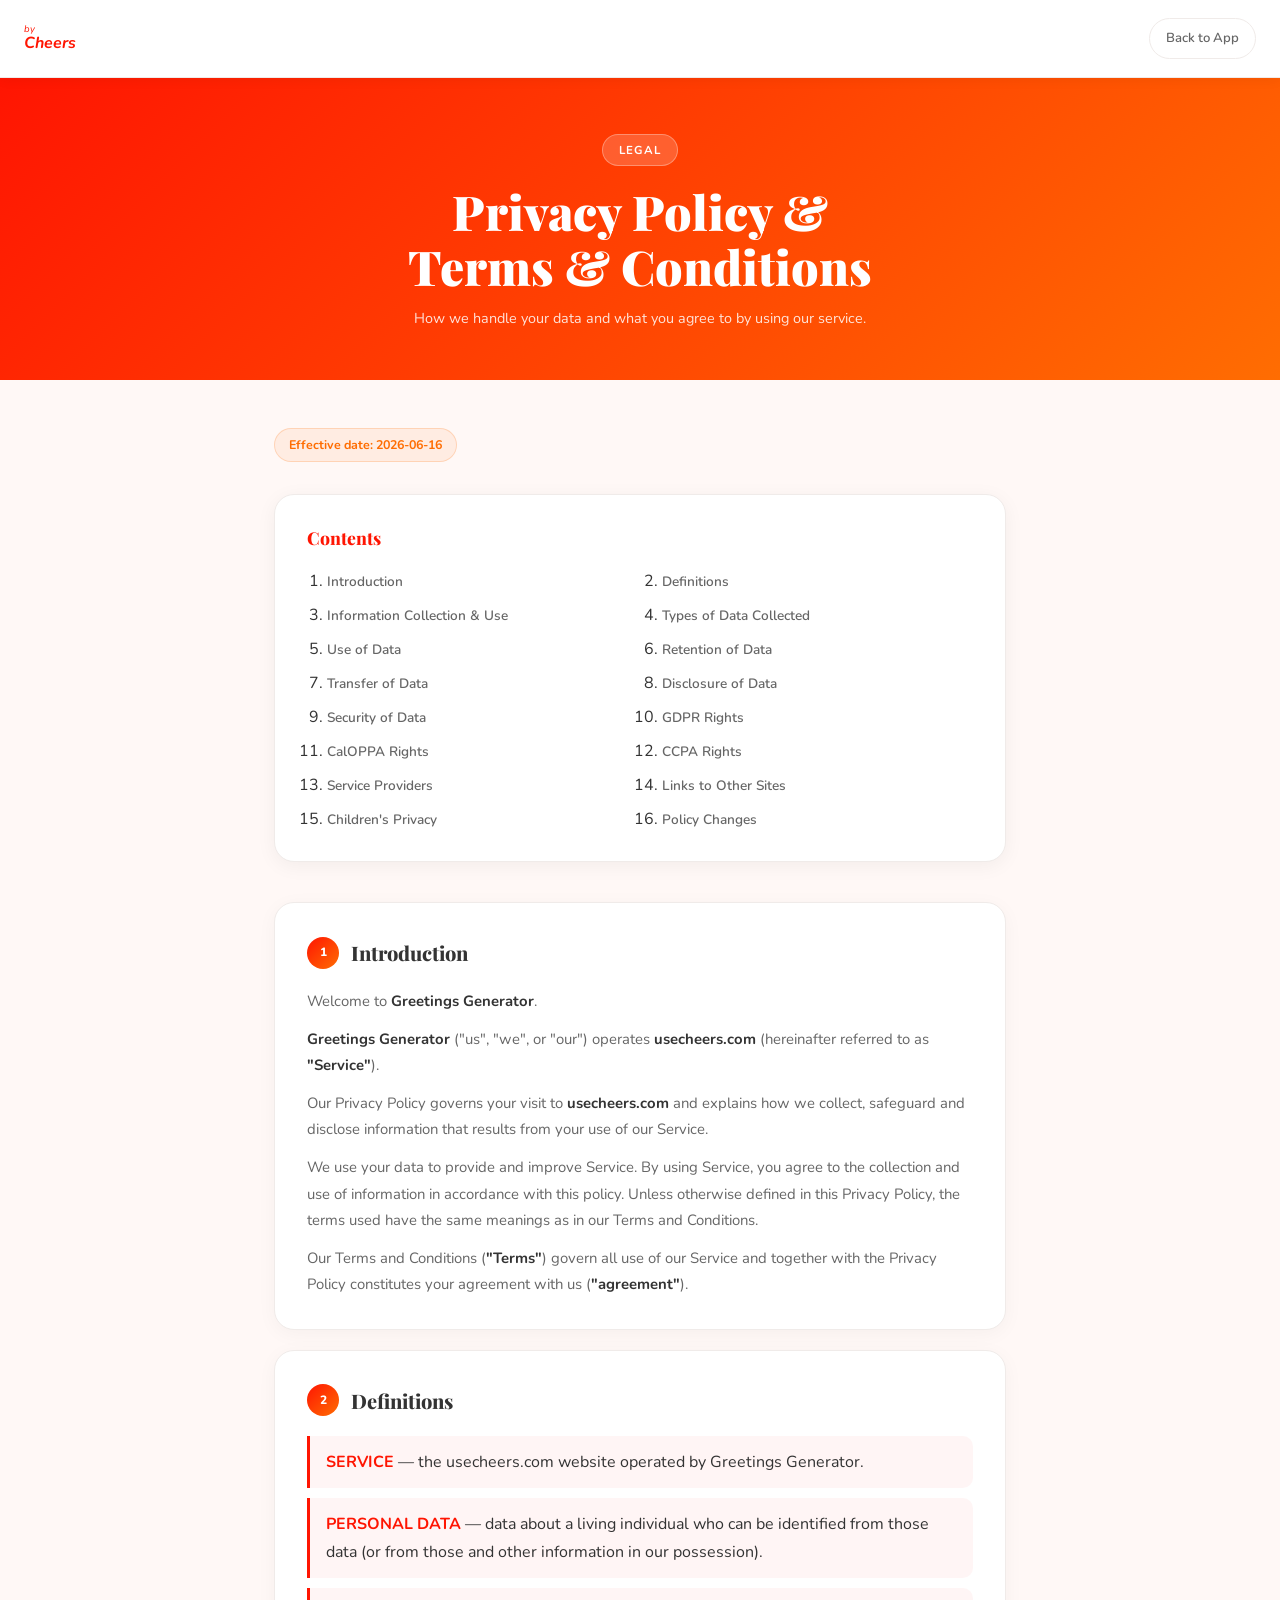
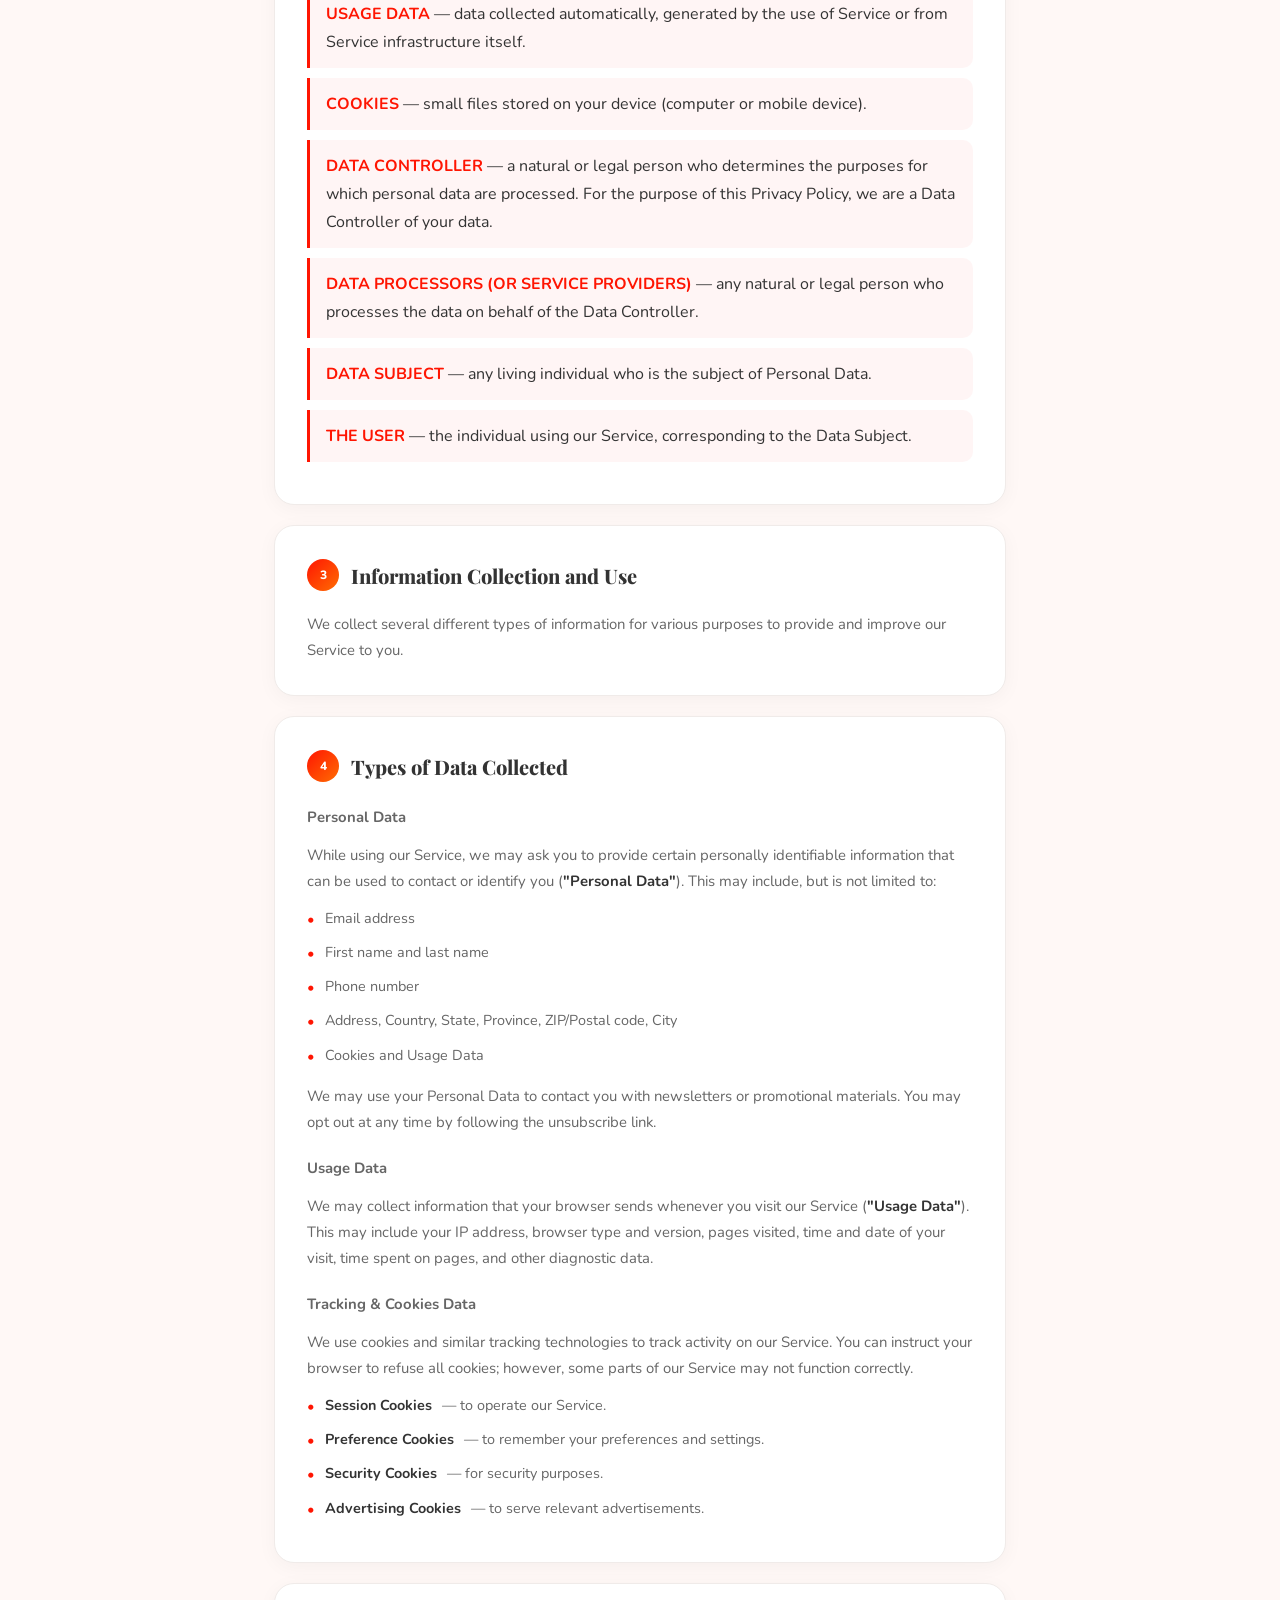
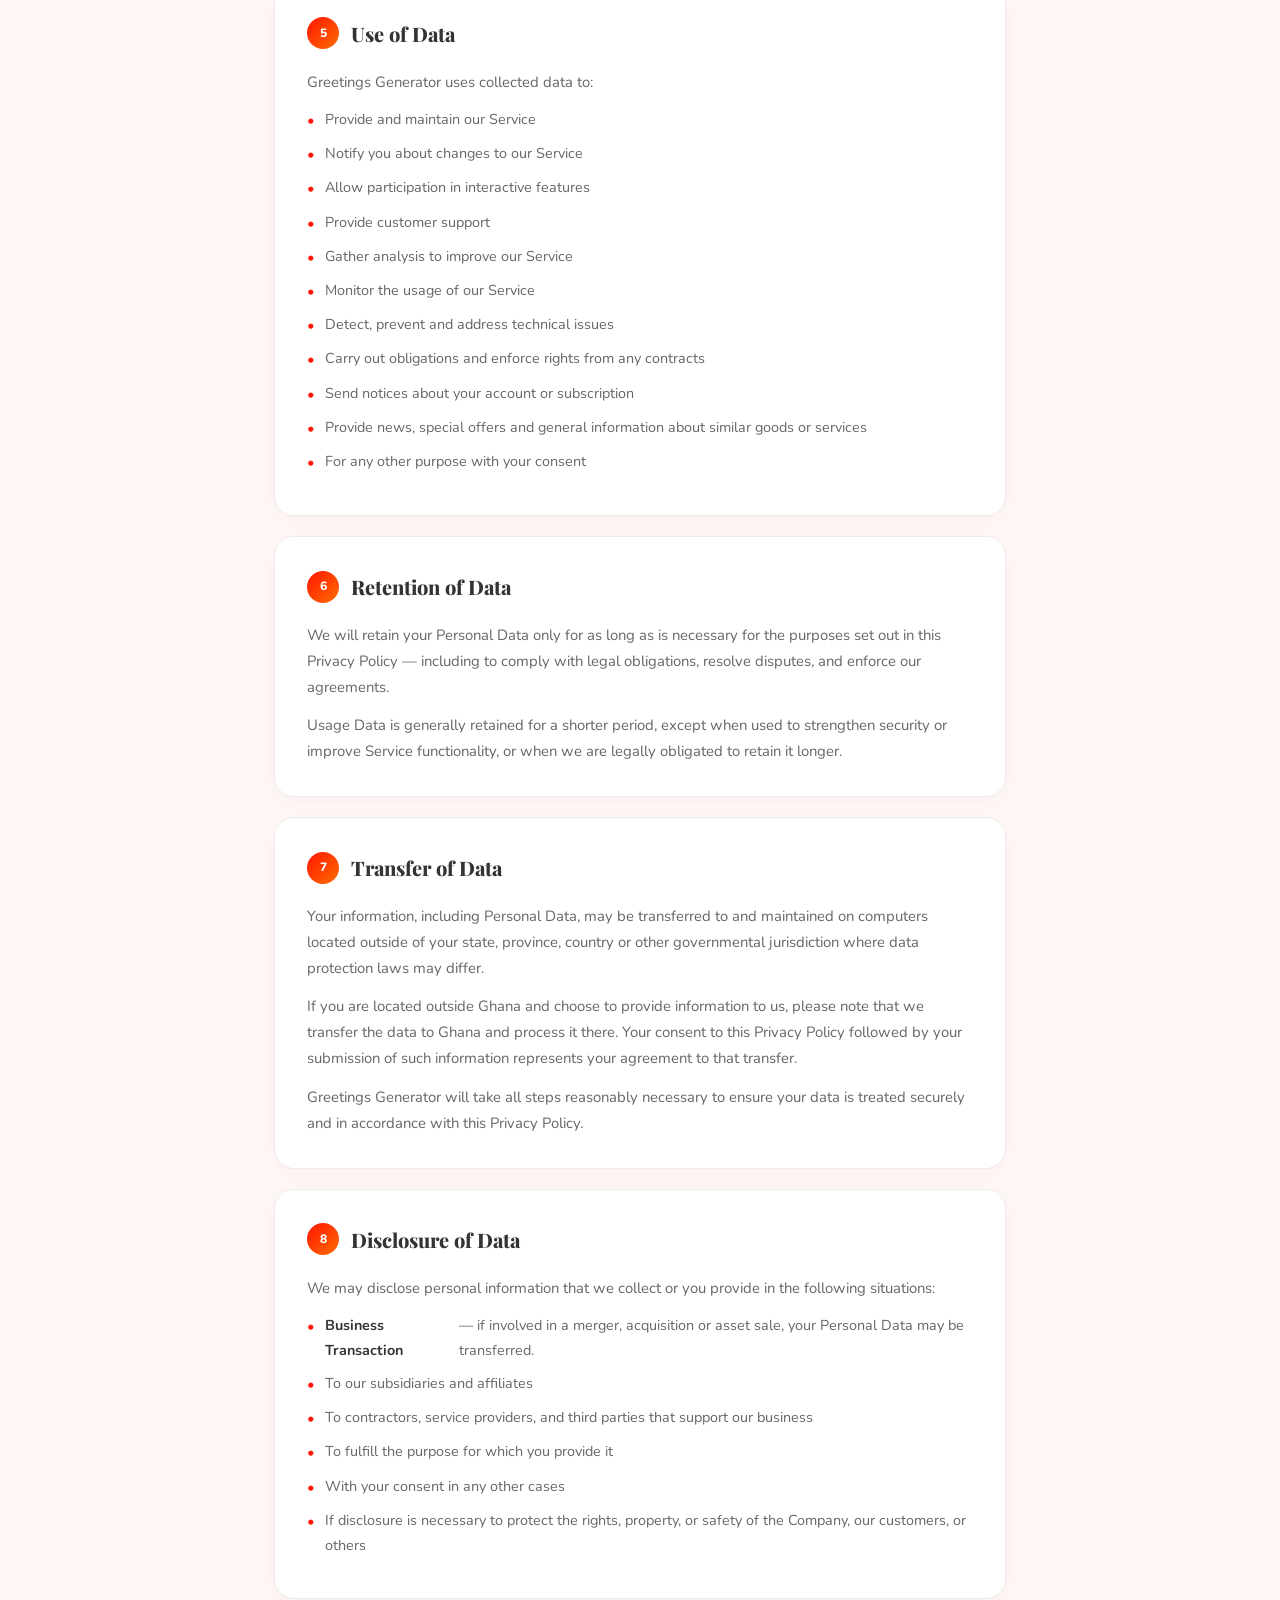
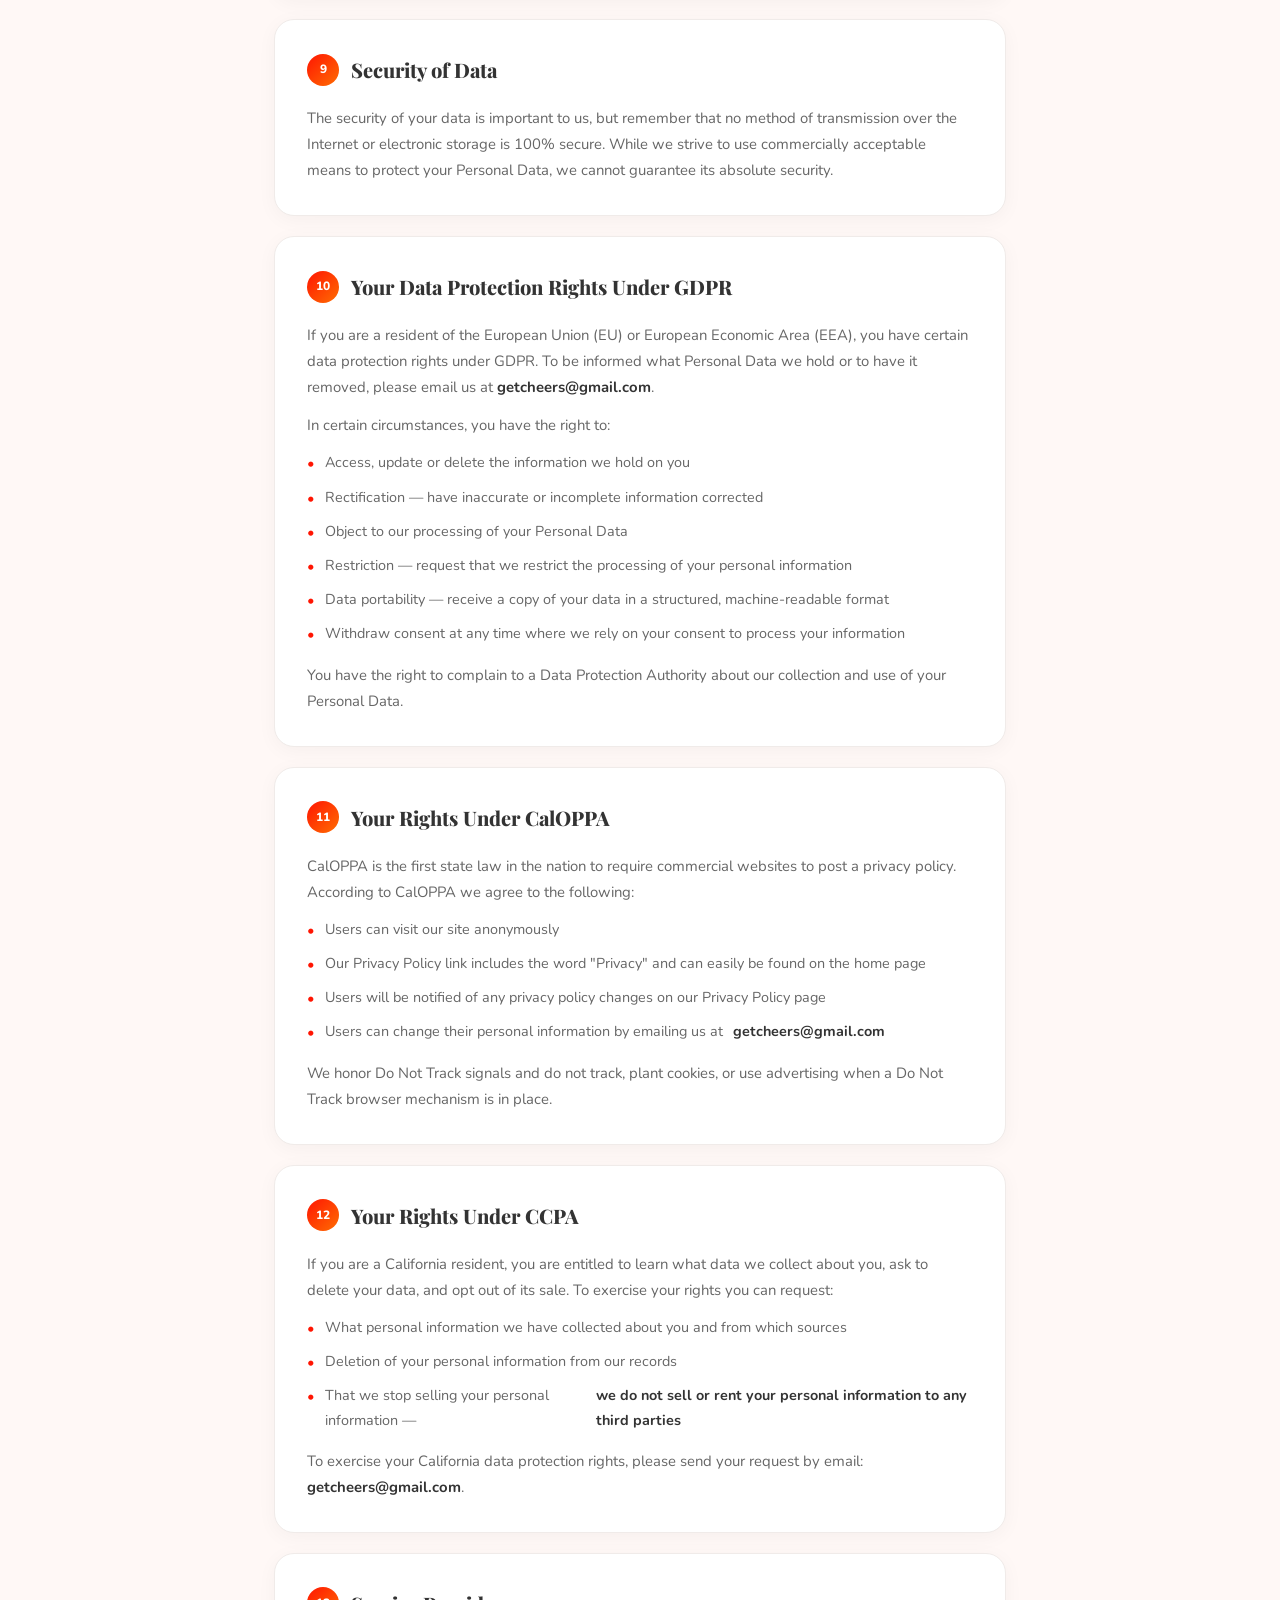
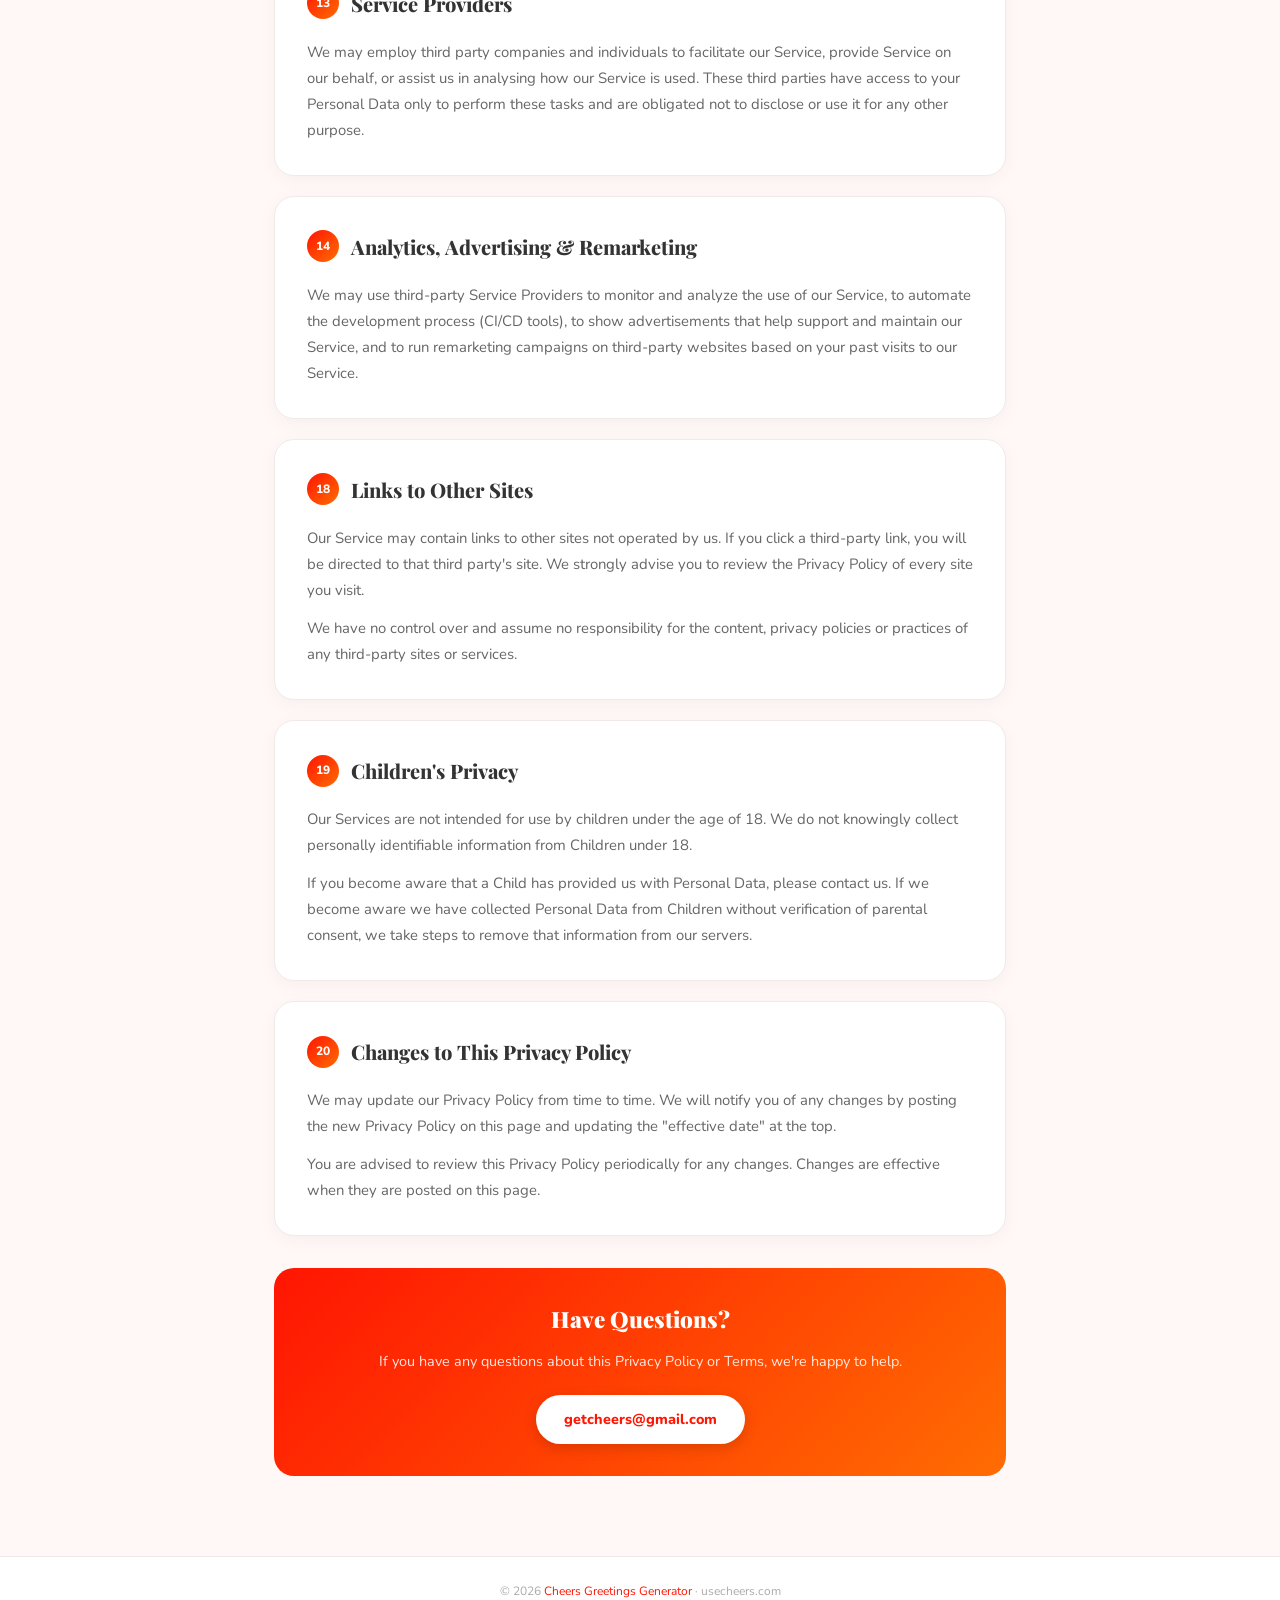
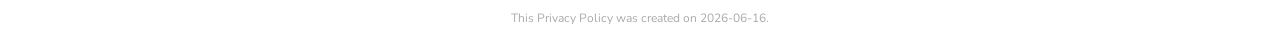
<file: greetings-generator/privacy.html>
<!doctype html>
<html lang="en">
  <head>
    <meta charset="UTF-8" />
    <meta name="viewport" content="width=device-width, initial-scale=1.0" />
    <title>Privacy Policy & Terms — Cheers</title>
    <link rel="preconnect" href="https://fonts.googleapis.com" />
    <link rel="preconnect" href="https://fonts.gstatic.com" crossorigin />
    <link
      href="https://fonts.googleapis.com/css2?family=Playfair+Display:wght@700;800;900&family=Nunito:wght@400;500;600;700&display=swap"
      rel="stylesheet"
    />
    <style>
      *,
      *::before,
      *::after {
        box-sizing: border-box;
        margin: 0;
        padding: 0;
      }

      :root {
        --red: #ff1502;
        --orange: #ff6d02;
        --pink: #ff0259;
        --teal: #00aeba;
        --green: #0c8745;
        --gold: #dfb400;
        --text: #333333;
        --muted: #666666;
        --bg: #fff8f6;
        --card: #ffffff;
        --border: #f0ebe9;
      }

      html {
        scroll-behavior: smooth;
      }

      body {
        font-family: "Nunito", system-ui, sans-serif;
        background: var(--bg);
        color: var(--text);
        line-height: 1.75;
        -webkit-font-smoothing: antialiased;
      }

      /* ── Header ── */
      .site-header {
        background: #ffffff;
        border-bottom: 1px solid var(--border);
        padding: 18px 24px;
        display: flex;
        align-items: center;
        justify-content: space-between;
        position: sticky;
        top: 0;
        z-index: 100;
        box-shadow: 0 2px 12px rgba(0, 0, 0, 0.05);
      }

      .header-brand {
        display: flex;
        flex-direction: column;
        line-height: 1.1;
      }

      .header-by {
        font-size: 0.6rem;
        font-weight: 400;
        font-style: italic;
        color: var(--red);
      }

      .header-name {
        font-size: 1rem;
        font-weight: 700;
        font-style: italic;
        color: var(--red);
      }

      .header-back {
        text-decoration: none;
        font-size: 0.82rem;
        font-weight: 600;
        color: var(--muted);
        display: flex;
        align-items: center;
        gap: 6px;
        padding: 8px 16px;
        border-radius: 999px;
        border: 1px solid var(--border);
        background: #fff;
        transition:
          color 0.2s,
          border-color 0.2s,
          background 0.2s;
      }

      .header-back:hover {
        color: var(--red);
        border-color: rgba(255, 21, 2, 0.3);
        background: rgba(255, 21, 2, 0.04);
      }

      /* ── Hero banner ── */
      .hero {
        background: linear-gradient(135deg, var(--red) 0%, var(--orange) 100%);
        color: #ffffff;
        text-align: center;
        padding: 56px 24px 48px;
      }

      .hero-label {
        display: inline-block;
        background: rgba(255, 255, 255, 0.18);
        border: 1px solid rgba(255, 255, 255, 0.3);
        border-radius: 999px;
        font-size: 0.72rem;
        font-weight: 700;
        letter-spacing: 0.1em;
        text-transform: uppercase;
        padding: 5px 16px;
        margin-bottom: 18px;
      }

      .hero h1 {
        font-family: "Playfair Display", Georgia, serif;
        font-size: clamp(2rem, 6vw, 3rem);
        font-weight: 900;
        line-height: 1.15;
        margin-bottom: 12px;
      }

      .hero p {
        font-size: 0.9rem;
        opacity: 0.85;
      }

      /* ── Layout ── */
      .page-wrap {
        max-width: 780px;
        margin: 0 auto;
        padding: 48px 24px 80px;
      }

      /* ── Table of contents ── */
      .toc {
        background: #ffffff;
        border: 1px solid var(--border);
        border-radius: 20px;
        padding: 28px 32px;
        margin-bottom: 40px;
        box-shadow: 0 4px 20px rgba(0, 0, 0, 0.05);
      }

      .toc-title {
        font-family: "Playfair Display", Georgia, serif;
        font-size: 1.1rem;
        font-weight: 800;
        color: var(--red);
        margin-bottom: 14px;
      }

      .toc ol {
        padding-left: 20px;
        display: grid;
        grid-template-columns: 1fr 1fr;
        gap: 6px 24px;
      }

      @media (max-width: 560px) {
        .toc ol {
          grid-template-columns: 1fr;
        }
      }

      .toc a {
        color: var(--muted);
        text-decoration: none;
        font-size: 0.85rem;
        font-weight: 600;
        transition: color 0.2s;
      }

      .toc a:hover {
        color: var(--red);
      }

      /* ── Sections ── */
      .section {
        background: #ffffff;
        border: 1px solid var(--border);
        border-radius: 20px;
        padding: 32px;
        margin-bottom: 20px;
        box-shadow: 0 4px 20px rgba(0, 0, 0, 0.04);
        scroll-margin-top: 80px;
      }

      .section-number {
        display: inline-flex;
        align-items: center;
        justify-content: center;
        width: 32px;
        height: 32px;
        border-radius: 50%;
        background: linear-gradient(135deg, var(--red), var(--orange));
        color: #ffffff;
        font-size: 0.75rem;
        font-weight: 800;
        flex-shrink: 0;
        margin-right: 12px;
      }

      .section-header {
        display: flex;
        align-items: center;
        margin-bottom: 18px;
      }

      .section h2 {
        font-family: "Playfair Display", Georgia, serif;
        font-size: 1.25rem;
        font-weight: 800;
        color: var(--text);
      }

      .section p {
        color: var(--muted);
        font-size: 0.93rem;
        margin-bottom: 12px;
      }

      .section p:last-child {
        margin-bottom: 0;
      }

      .section b {
        color: var(--text);
        font-weight: 700;
      }

      .section a {
        color: var(--red);
        text-decoration: none;
        font-weight: 600;
      }

      .section a:hover {
        text-decoration: underline;
      }

      /* sub-heading inside section */
      .sub-heading {
        font-size: 0.95rem;
        font-weight: 700;
        color: var(--text);
        margin: 20px 0 8px;
      }

      /* definition pill */
      .def-block {
        background: rgba(255, 21, 2, 0.04);
        border-left: 3px solid var(--red);
        border-radius: 0 10px 10px 0;
        padding: 12px 16px;
        margin-bottom: 10px;
      }

      .def-block b {
        color: var(--red);
      }

      /* list items */
      .list-item {
        display: flex;
        gap: 10px;
        margin-bottom: 8px;
        font-size: 0.9rem;
        color: var(--muted);
      }

      .list-item::before {
        content: "•";
        color: var(--red);
        font-weight: 900;
        flex-shrink: 0;
        margin-top: 1px;
      }

      /* effective date chip */
      .date-chip {
        display: inline-flex;
        align-items: center;
        gap: 6px;
        background: rgba(255, 109, 2, 0.08);
        border: 1px solid rgba(255, 109, 2, 0.2);
        border-radius: 999px;
        padding: 5px 14px;
        font-size: 0.78rem;
        font-weight: 700;
        color: var(--orange);
        margin-bottom: 32px;
      }

      /* ── Contact card ── */
      .contact-card {
        background: linear-gradient(135deg, var(--red) 0%, var(--orange) 100%);
        border-radius: 20px;
        padding: 32px;
        text-align: center;
        color: #ffffff;
        margin-top: 32px;
      }

      .contact-card h3 {
        font-family: "Playfair Display", Georgia, serif;
        font-size: 1.4rem;
        font-weight: 900;
        margin-bottom: 10px;
      }

      .contact-card p {
        opacity: 0.88;
        font-size: 0.9rem;
        margin-bottom: 20px;
      }

      .contact-card a {
        display: inline-block;
        background: #ffffff;
        color: var(--red);
        font-weight: 800;
        font-size: 0.9rem;
        padding: 12px 28px;
        border-radius: 999px;
        text-decoration: none;
        transition:
          transform 0.15s,
          box-shadow 0.15s;
        box-shadow: 0 4px 14px rgba(0, 0, 0, 0.15);
      }

      .contact-card a:hover {
        transform: translateY(-2px);
        box-shadow: 0 8px 20px rgba(0, 0, 0, 0.18);
      }

      /* ── Footer ── */
      .site-footer {
        text-align: center;
        padding: 24px;
        font-size: 0.75rem;
        color: #aaaaaa;
        border-top: 1px solid var(--border);
        background: #ffffff;
      }

      .site-footer a {
        color: var(--red);
        text-decoration: none;
      }
    </style>
  </head>
  <body>
    <!-- Header -->
    <header class="site-header">
      <div class="header-brand">
        <span class="header-by">by</span>
        <span class="header-name">Cheers</span>
      </div>
      <a href="index.html" class="header-back">Back to App</a>
    </header>

    <!-- Hero -->
    <div class="hero">
      <div class="hero-label">Legal</div>
      <h1>Privacy Policy &amp;<br />Terms &amp; Conditions</h1>
      <p>How we handle your data and what you agree to by using our service.</p>
    </div>

    <div class="page-wrap">
      <div class="date-chip">Effective date: 2026-06-16</div>

      <!-- Table of Contents -->
      <div class="toc">
        <div class="toc-title">Contents</div>
        <ol>
          <li><a href="#s1">Introduction</a></li>
          <li><a href="#s2">Definitions</a></li>
          <li><a href="#s3">Information Collection &amp; Use</a></li>
          <li><a href="#s4">Types of Data Collected</a></li>
          <li><a href="#s5">Use of Data</a></li>
          <li><a href="#s6">Retention of Data</a></li>
          <li><a href="#s7">Transfer of Data</a></li>
          <li><a href="#s8">Disclosure of Data</a></li>
          <li><a href="#s9">Security of Data</a></li>
          <li><a href="#s10">GDPR Rights</a></li>
          <li><a href="#s11">CalOPPA Rights</a></li>
          <li><a href="#s12">CCPA Rights</a></li>
          <li><a href="#s13">Service Providers</a></li>
          <li><a href="#s18">Links to Other Sites</a></li>
          <li><a href="#s19">Children's Privacy</a></li>
          <li><a href="#s20">Policy Changes</a></li>
        </ol>
      </div>

      <!-- Section 1 -->
      <div class="section" id="s1">
        <div class="section-header">
          <span class="section-number">1</span>
          <h2>Introduction</h2>
        </div>
        <p>Welcome to <b>Greetings Generator</b>.</p>
        <p>
          <b>Greetings Generator</b> ("us", "we", or "our") operates
          <b>usecheers.com</b> (hereinafter referred to as <b>"Service"</b>).
        </p>
        <p>
          Our Privacy Policy governs your visit to <b>usecheers.com</b> and explains how we
          collect, safeguard and disclose information that results from your use of our Service.
        </p>
        <p>
          We use your data to provide and improve Service. By using Service, you agree to the
          collection and use of information in accordance with this policy. Unless otherwise defined
          in this Privacy Policy, the terms used have the same meanings as in our Terms and
          Conditions.
        </p>
        <p>
          Our Terms and Conditions (<b>"Terms"</b>) govern all use of our Service and together with
          the Privacy Policy constitutes your agreement with us (<b>"agreement"</b>).
        </p>
      </div>

      <!-- Section 2 -->
      <div class="section" id="s2">
        <div class="section-header">
          <span class="section-number">2</span>
          <h2>Definitions</h2>
        </div>
        <div class="def-block">
          <b>SERVICE</b> — the usecheers.com website operated by Greetings Generator.
        </div>
        <div class="def-block">
          <b>PERSONAL DATA</b> — data about a living individual who can be identified from those
          data (or from those and other information in our possession).
        </div>
        <div class="def-block">
          <b>USAGE DATA</b> — data collected automatically, generated by the use of Service or from
          Service infrastructure itself.
        </div>
        <div class="def-block">
          <b>COOKIES</b> — small files stored on your device (computer or mobile device).
        </div>
        <div class="def-block">
          <b>DATA CONTROLLER</b> — a natural or legal person who determines the purposes for which
          personal data are processed. For the purpose of this Privacy Policy, we are a Data
          Controller of your data.
        </div>
        <div class="def-block">
          <b>DATA PROCESSORS (OR SERVICE PROVIDERS)</b> — any natural or legal person who processes
          the data on behalf of the Data Controller.
        </div>
        <div class="def-block">
          <b>DATA SUBJECT</b> — any living individual who is the subject of Personal Data.
        </div>
        <div class="def-block">
          <b>THE USER</b> — the individual using our Service, corresponding to the Data Subject.
        </div>
      </div>

      <!-- Section 3 -->
      <div class="section" id="s3">
        <div class="section-header">
          <span class="section-number">3</span>
          <h2>Information Collection and Use</h2>
        </div>
        <p>
          We collect several different types of information for various purposes to provide and
          improve our Service to you.
        </p>
      </div>

      <!-- Section 4 -->
      <div class="section" id="s4">
        <div class="section-header">
          <span class="section-number">4</span>
          <h2>Types of Data Collected</h2>
        </div>
        <p class="sub-heading">Personal Data</p>
        <p>
          While using our Service, we may ask you to provide certain personally identifiable
          information that can be used to contact or identify you (<b>"Personal Data"</b>). This may
          include, but is not limited to:
        </p>
        <div class="list-item">Email address</div>
        <div class="list-item">First name and last name</div>
        <div class="list-item">Phone number</div>
        <div class="list-item">Address, Country, State, Province, ZIP/Postal code, City</div>
        <div class="list-item">Cookies and Usage Data</div>
        <p style="margin-top: 14px">
          We may use your Personal Data to contact you with newsletters or promotional materials.
          You may opt out at any time by following the unsubscribe link.
        </p>

        <p class="sub-heading">Usage Data</p>
        <p>
          We may collect information that your browser sends whenever you visit our Service (<b
            >"Usage Data"</b
          >). This may include your IP address, browser type and version, pages visited, time and
          date of your visit, time spent on pages, and other diagnostic data.
        </p>

        <p class="sub-heading">Tracking &amp; Cookies Data</p>
        <p>
          We use cookies and similar tracking technologies to track activity on our Service. You can
          instruct your browser to refuse all cookies; however, some parts of our Service may not
          function correctly.
        </p>
        <div class="list-item"><b>Session Cookies</b> — to operate our Service.</div>
        <div class="list-item">
          <b>Preference Cookies</b> — to remember your preferences and settings.
        </div>
        <div class="list-item"><b>Security Cookies</b> — for security purposes.</div>
        <div class="list-item"><b>Advertising Cookies</b> — to serve relevant advertisements.</div>
      </div>

      <!-- Section 5 -->
      <div class="section" id="s5">
        <div class="section-header">
          <span class="section-number">5</span>
          <h2>Use of Data</h2>
        </div>
        <p>Greetings Generator uses collected data to:</p>
        <div class="list-item">Provide and maintain our Service</div>
        <div class="list-item">Notify you about changes to our Service</div>
        <div class="list-item">Allow participation in interactive features</div>
        <div class="list-item">Provide customer support</div>
        <div class="list-item">Gather analysis to improve our Service</div>
        <div class="list-item">Monitor the usage of our Service</div>
        <div class="list-item">Detect, prevent and address technical issues</div>
        <div class="list-item">Carry out obligations and enforce rights from any contracts</div>
        <div class="list-item">Send notices about your account or subscription</div>
        <div class="list-item">
          Provide news, special offers and general information about similar goods or services
        </div>
        <div class="list-item">For any other purpose with your consent</div>
      </div>

      <!-- Section 6 -->
      <div class="section" id="s6">
        <div class="section-header">
          <span class="section-number">6</span>
          <h2>Retention of Data</h2>
        </div>
        <p>
          We will retain your Personal Data only for as long as is necessary for the purposes set
          out in this Privacy Policy — including to comply with legal obligations, resolve disputes,
          and enforce our agreements.
        </p>
        <p>
          Usage Data is generally retained for a shorter period, except when used to strengthen
          security or improve Service functionality, or when we are legally obligated to retain it
          longer.
        </p>
      </div>

      <!-- Section 7 -->
      <div class="section" id="s7">
        <div class="section-header">
          <span class="section-number">7</span>
          <h2>Transfer of Data</h2>
        </div>
        <p>
          Your information, including Personal Data, may be transferred to and maintained on
          computers located outside of your state, province, country or other governmental
          jurisdiction where data protection laws may differ.
        </p>
        <p>
          If you are located outside Ghana and choose to provide information to us, please note that
          we transfer the data to Ghana and process it there. Your consent to this Privacy Policy
          followed by your submission of such information represents your agreement to that
          transfer.
        </p>
        <p>
          Greetings Generator will take all steps reasonably necessary to ensure your data is
          treated securely and in accordance with this Privacy Policy.
        </p>
      </div>

      <!-- Section 8 -->
      <div class="section" id="s8">
        <div class="section-header">
          <span class="section-number">8</span>
          <h2>Disclosure of Data</h2>
        </div>
        <p>
          We may disclose personal information that we collect or you provide in the following
          situations:
        </p>
        <div class="list-item">
          <b>Business Transaction</b> — if involved in a merger, acquisition or asset sale, your
          Personal Data may be transferred.
        </div>
        <div class="list-item">To our subsidiaries and affiliates</div>
        <div class="list-item">
          To contractors, service providers, and third parties that support our business
        </div>
        <div class="list-item">To fulfill the purpose for which you provide it</div>
        <div class="list-item">With your consent in any other cases</div>
        <div class="list-item">
          If disclosure is necessary to protect the rights, property, or safety of the Company, our
          customers, or others
        </div>
      </div>

      <!-- Section 9 -->
      <div class="section" id="s9">
        <div class="section-header">
          <span class="section-number">9</span>
          <h2>Security of Data</h2>
        </div>
        <p>
          The security of your data is important to us, but remember that no method of transmission
          over the Internet or electronic storage is 100% secure. While we strive to use
          commercially acceptable means to protect your Personal Data, we cannot guarantee its
          absolute security.
        </p>
      </div>

      <!-- Section 10 -->
      <div class="section" id="s10">
        <div class="section-header">
          <span class="section-number">10</span>
          <h2>Your Data Protection Rights Under GDPR</h2>
        </div>
        <p>
          If you are a resident of the European Union (EU) or European Economic Area (EEA), you have
          certain data protection rights under GDPR. To be informed what Personal Data we hold or to
          have it removed, please email us at <b>getcheers@gmail.com</b>.
        </p>
        <p>In certain circumstances, you have the right to:</p>
        <div class="list-item">Access, update or delete the information we hold on you</div>
        <div class="list-item">
          Rectification — have inaccurate or incomplete information corrected
        </div>
        <div class="list-item">Object to our processing of your Personal Data</div>
        <div class="list-item">
          Restriction — request that we restrict the processing of your personal information
        </div>
        <div class="list-item">
          Data portability — receive a copy of your data in a structured, machine-readable format
        </div>
        <div class="list-item">
          Withdraw consent at any time where we rely on your consent to process your information
        </div>
        <p style="margin-top: 14px">
          You have the right to complain to a Data Protection Authority about our collection and use
          of your Personal Data.
        </p>
      </div>

      <!-- Section 11 -->
      <div class="section" id="s11">
        <div class="section-header">
          <span class="section-number">11</span>
          <h2>Your Rights Under CalOPPA</h2>
        </div>
        <p>
          CalOPPA is the first state law in the nation to require commercial websites to post a
          privacy policy. According to CalOPPA we agree to the following:
        </p>
        <div class="list-item">Users can visit our site anonymously</div>
        <div class="list-item">
          Our Privacy Policy link includes the word "Privacy" and can easily be found on the home
          page
        </div>
        <div class="list-item">
          Users will be notified of any privacy policy changes on our Privacy Policy page
        </div>
        <div class="list-item">
          Users can change their personal information by emailing us at <b>getcheers@gmail.com</b>
        </div>
        <p style="margin-top: 14px">
          We honor Do Not Track signals and do not track, plant cookies, or use advertising when a
          Do Not Track browser mechanism is in place.
        </p>
      </div>

      <!-- Section 12 -->
      <div class="section" id="s12">
        <div class="section-header">
          <span class="section-number">12</span>
          <h2>Your Rights Under CCPA</h2>
        </div>
        <p>
          If you are a California resident, you are entitled to learn what data we collect about
          you, ask to delete your data, and opt out of its sale. To exercise your rights you can
          request:
        </p>
        <div class="list-item">
          What personal information we have collected about you and from which sources
        </div>
        <div class="list-item">Deletion of your personal information from our records</div>
        <div class="list-item">
          That we stop selling your personal information —
          <b>we do not sell or rent your personal information to any third parties</b>
        </div>
        <p style="margin-top: 14px">
          To exercise your California data protection rights, please send your request by email:
          <b>getcheers@gmail.com</b>.
        </p>
      </div>

      <!-- Section 13 -->
      <div class="section" id="s13">
        <div class="section-header">
          <span class="section-number">13</span>
          <h2>Service Providers</h2>
        </div>
        <p>
          We may employ third party companies and individuals to facilitate our Service, provide
          Service on our behalf, or assist us in analysing how our Service is used. These third
          parties have access to your Personal Data only to perform these tasks and are obligated
          not to disclose or use it for any other purpose.
        </p>
      </div>

      <!-- Section 14–17 combined -->
      <div class="section" id="s14">
        <div class="section-header">
          <span class="section-number">14</span>
          <h2>Analytics, Advertising &amp; Remarketing</h2>
        </div>
        <p>
          We may use third-party Service Providers to monitor and analyze the use of our Service, to
          automate the development process (CI/CD tools), to show advertisements that help support
          and maintain our Service, and to run remarketing campaigns on third-party websites based
          on your past visits to our Service.
        </p>
      </div>

      <!-- Section 18 -->
      <div class="section" id="s18">
        <div class="section-header">
          <span class="section-number">18</span>
          <h2>Links to Other Sites</h2>
        </div>
        <p>
          Our Service may contain links to other sites not operated by us. If you click a
          third-party link, you will be directed to that third party's site. We strongly advise you
          to review the Privacy Policy of every site you visit.
        </p>
        <p>
          We have no control over and assume no responsibility for the content, privacy policies or
          practices of any third-party sites or services.
        </p>
      </div>

      <!-- Section 19 -->
      <div class="section" id="s19">
        <div class="section-header">
          <span class="section-number">19</span>
          <h2>Children's Privacy</h2>
        </div>
        <p>
          Our Services are not intended for use by children under the age of 18. We do not knowingly
          collect personally identifiable information from Children under 18.
        </p>
        <p>
          If you become aware that a Child has provided us with Personal Data, please contact us. If
          we become aware we have collected Personal Data from Children without verification of
          parental consent, we take steps to remove that information from our servers.
        </p>
      </div>

      <!-- Section 20 -->
      <div class="section" id="s20">
        <div class="section-header">
          <span class="section-number">20</span>
          <h2>Changes to This Privacy Policy</h2>
        </div>
        <p>
          We may update our Privacy Policy from time to time. We will notify you of any changes by
          posting the new Privacy Policy on this page and updating the "effective date" at the top.
        </p>
        <p>
          You are advised to review this Privacy Policy periodically for any changes. Changes are
          effective when they are posted on this page.
        </p>
      </div>

      <!-- Contact card -->
      <div class="contact-card">
        <h3>Have Questions?</h3>
        <p>If you have any questions about this Privacy Policy or Terms, we're happy to help.</p>
        <a href="mailto:getcheers@gmail.com">getcheers@gmail.com</a>
      </div>
    </div>

    <footer class="site-footer">
      <p>© 2026 <a href="index.html">Cheers Greetings Generator</a> · usecheers.com</p>
      <p style="margin-top: 6px">This Privacy Policy was created on 2026-06-16.</p>
    </footer>
  </body>
</html>
</file>
